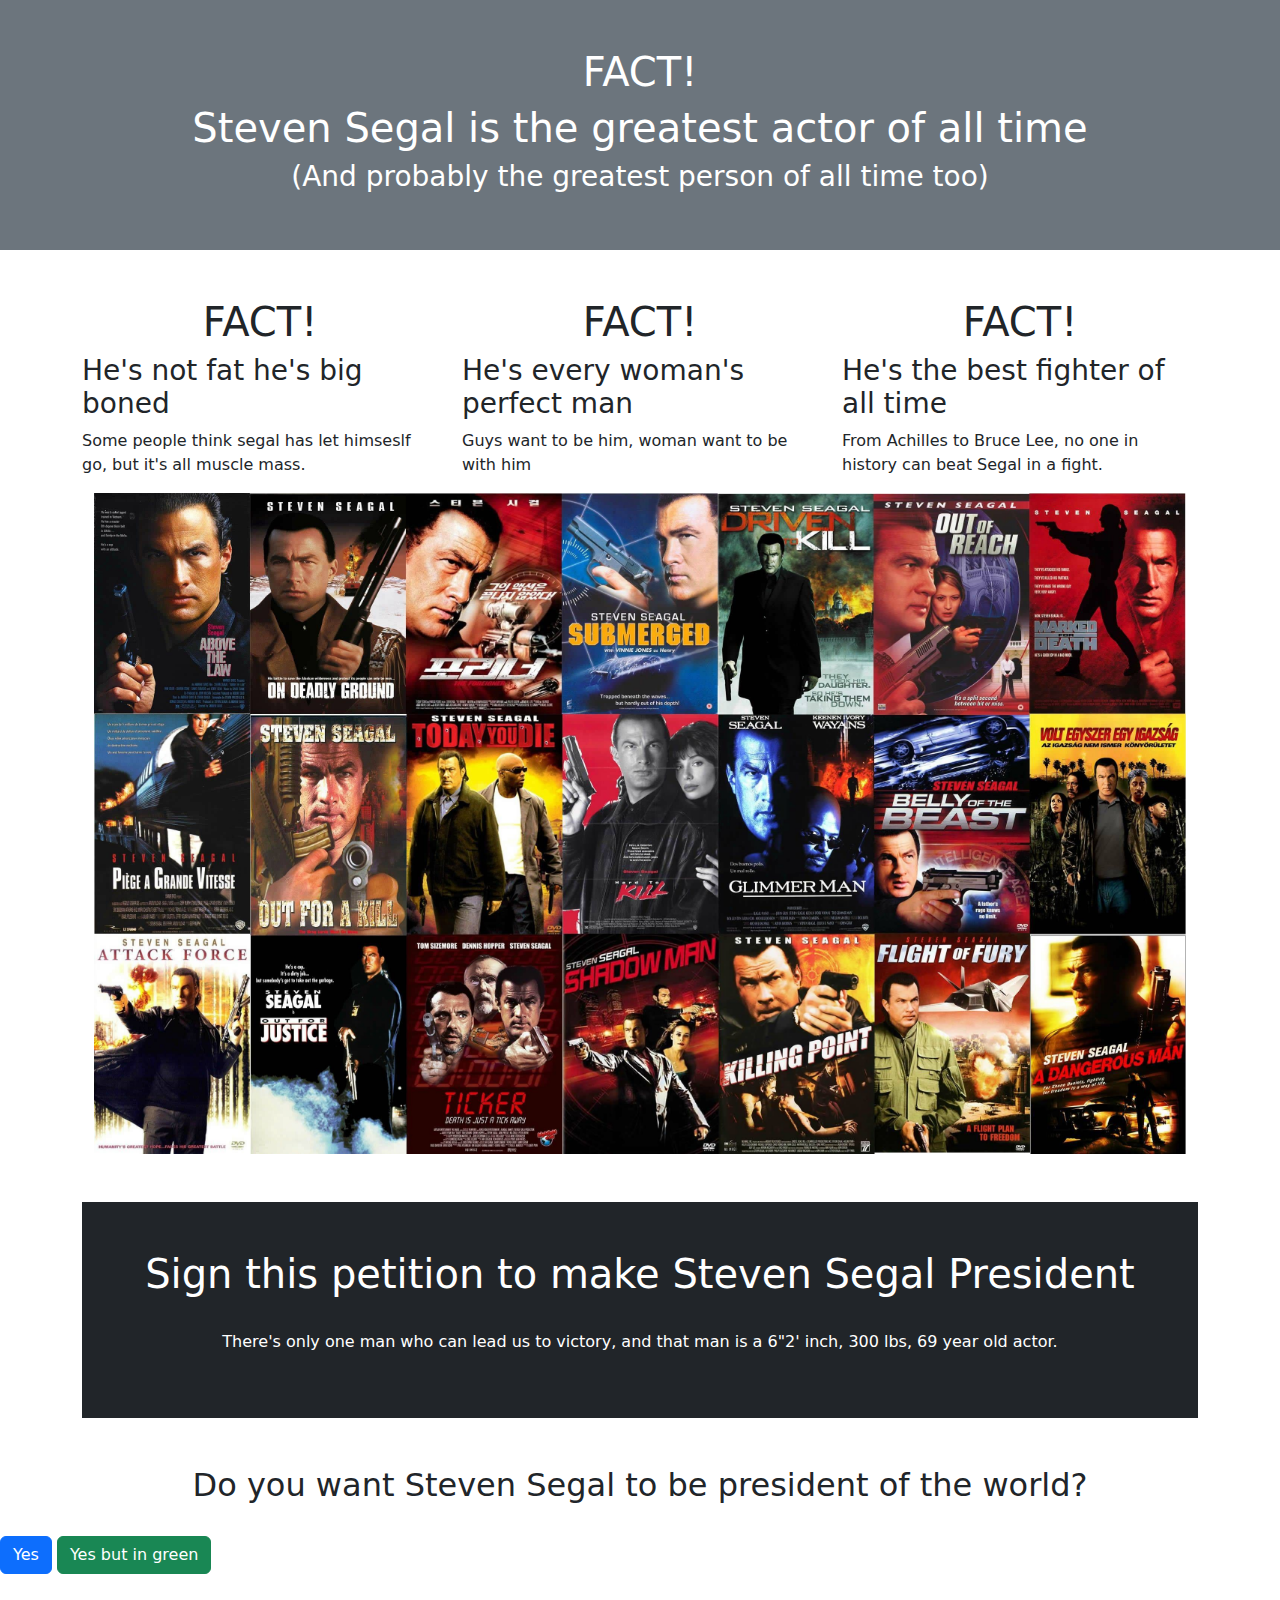
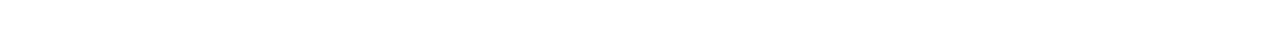
<file: Gary.html>
<!DOCTYPE html>
<html lang="en">
<head>
  <title>Bootstrap 5 Example</title>
  <meta charset="utf-8">
  <meta name="viewport" content="width=device-width, initial-scale=1">
  <link href="https://cdn.jsdelivr.net/npm/bootstrap@5.2.2/dist/css/bootstrap.min.css" rel="stylesheet">
  <script src="https://cdn.jsdelivr.net/npm/bootstrap@5.2.2/dist/js/bootstrap.bundle.min.js"></script>
</head>
<body>

<div class="container-fluid p-5 bg-secondary text-white text-center">
  <h1 style="text-align:center;">FACT!</h1>
    <h1>Steven Segal is the greatest actor of all time</h1>
    <h3>(And probably the greatest person of all time too)</h3>
</div>
  
<div class="container mt-5">
  <div class="row">
    <div class="col-sm-4">
       <h1 class= "text-center">FACT!</h1>
        <h3>He's not fat he's big boned</h3>
      <p>Some people think segal has let himseslf go, but it's all muscle mass.</p>
          </div>
    <div class="col-sm-4">
        <h1 class= "text-center">FACT!</h1>
        <h3>He's every woman's perfect man</h3>
      <p>Guys want to be him, woman want to be with him </p> 
    </div>
    <div class="col-sm-4">
        <h1 class= "text-center">FACT!</h1>
        <h3>He's the best fighter of all time</h3>        
      <p>From Achilles to Bruce Lee, no one in history can beat Segal in a fight.</p>
    </div>
  </div><div class="container-fluid"><img class="img-fluid" src="segal.jpg" alt="New York"></div>
  <div class="container p-5 my-5 bg-dark text-white position-center">
<h1 class= "text-center">Sign this petition to make Steven Segal President</h1>
   <br> <stong></stong><p class= "text-center">There's only one man who can lead us to victory, and that man is a 6"2' inch, 300 lbs, 69 year old actor.</p></stong>
  </div>
</div>
<div class="container mt-3" class="container-lg"></div>
    <h2 class= "text-center">Do you want Steven Segal to be president of the world?</h2>
    <br>
    <button type="button" class="btn btn-primary">Yes</button>
    <button type="button" class="btn btn-success">Yes but in green</button>     
  </div>
  <br>
  <br>
  <br>
  <br>
</body>
</html>
</file>
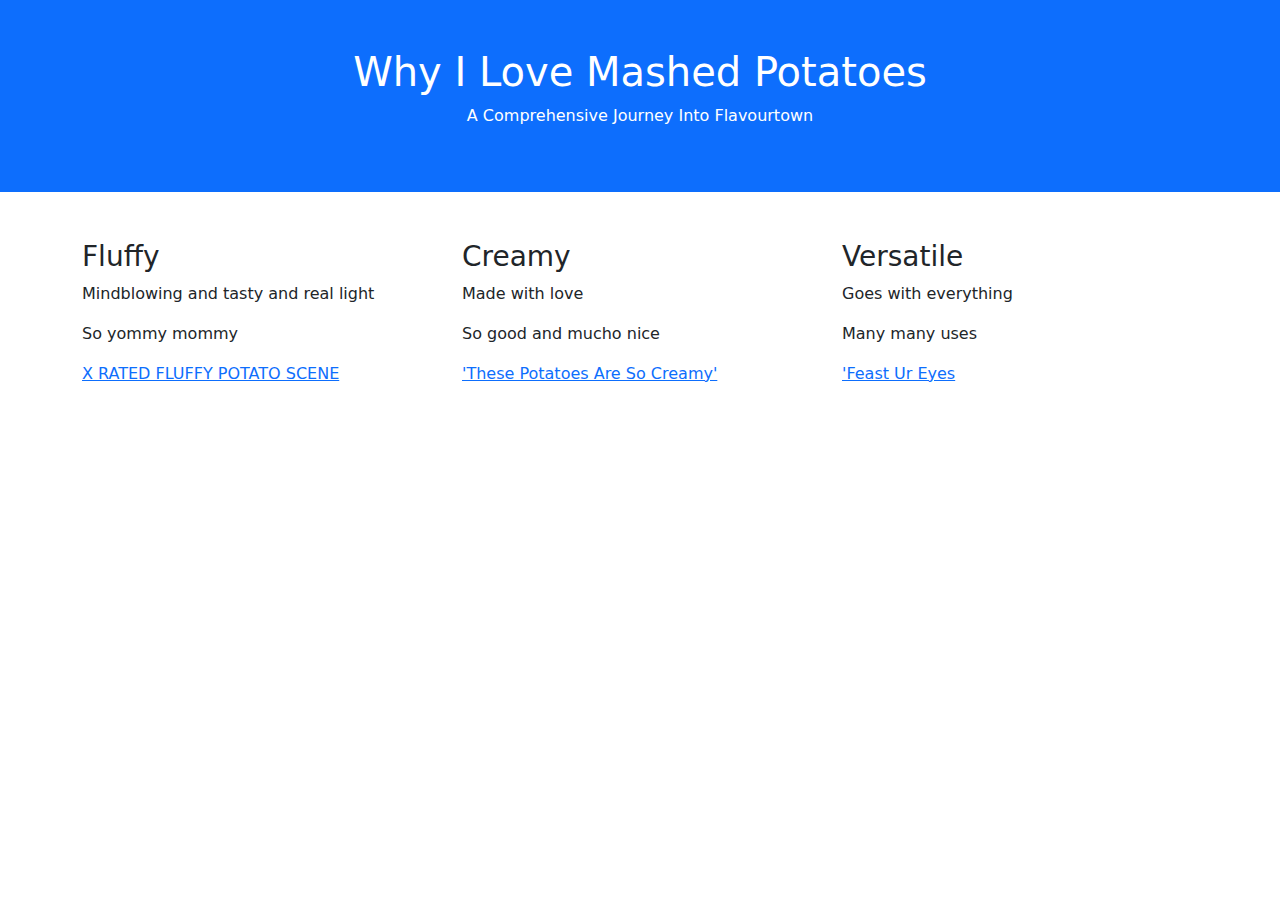
<file: megan.html>
<!DOCTYPE html>
<html lang="en">
<head>
  <title>Bootstrap 5 Example</title>
  <meta charset="utf-8">
  <meta name="viewport" content="width=device-width, initial-scale=1">
  <link href="https://cdn.jsdelivr.net/npm/bootstrap@5.2.2/dist/css/bootstrap.min.css" rel="stylesheet">
  <script src="https://cdn.jsdelivr.net/npm/bootstrap@5.2.2/dist/js/bootstrap.bundle.min.js"></script>
</head>
<style>
    body {
      background-image: url('https://hips.hearstapps.com/hmg-prod.s3.amazonaws.com/images/how-to-make-mashed-potatoes-1599823980.jpg?crop=1.00xw:0.753xh;0,0.139xh&resize=1200:*');
      background-repeat: no-repeat;
      background-attachment: fixed;
      background-size: 100% 100%;
    }
    </style>

<div class="container-fluid p-5 bg-primary text-white text-center">
  <h1>Why I Love Mashed Potatoes</h1>
  <p>A Comprehensive Journey Into Flavourtown</p> 
</div>
  
<div class="container mt-5">
  <div class="row">
    <div class="col-sm-4">
      <h3>Fluffy</h3>
      <p>Mindblowing and tasty and real light</p>
      <p>So yommy mommy</p>
      <a href="https://www.youtube.com/watch?v=VOX39-1dwg0">X RATED FLUFFY POTATO SCENE</a>
    </div>
    <div class="col-sm-4">
      <h3>Creamy</h3>
      <p>Made with love</p>
      <p>So good and mucho nice</p>
      <a href="https://youtu.be/jEjibbRv8ds"> 'These Potatoes Are So Creamy'</a>
    </div>
    <div class="col-sm-4">
      <h3>Versatile</h3>        
      <p>Goes with everything</p>
      <p>Many many uses</p>
      <a href="https://www.allrecipes.com/gallery/leftover-mashed-potato-recipes/"> 'Feast Ur Eyes</a>
    </div>
  </div>
</div>

</body>
</html>
</file>
